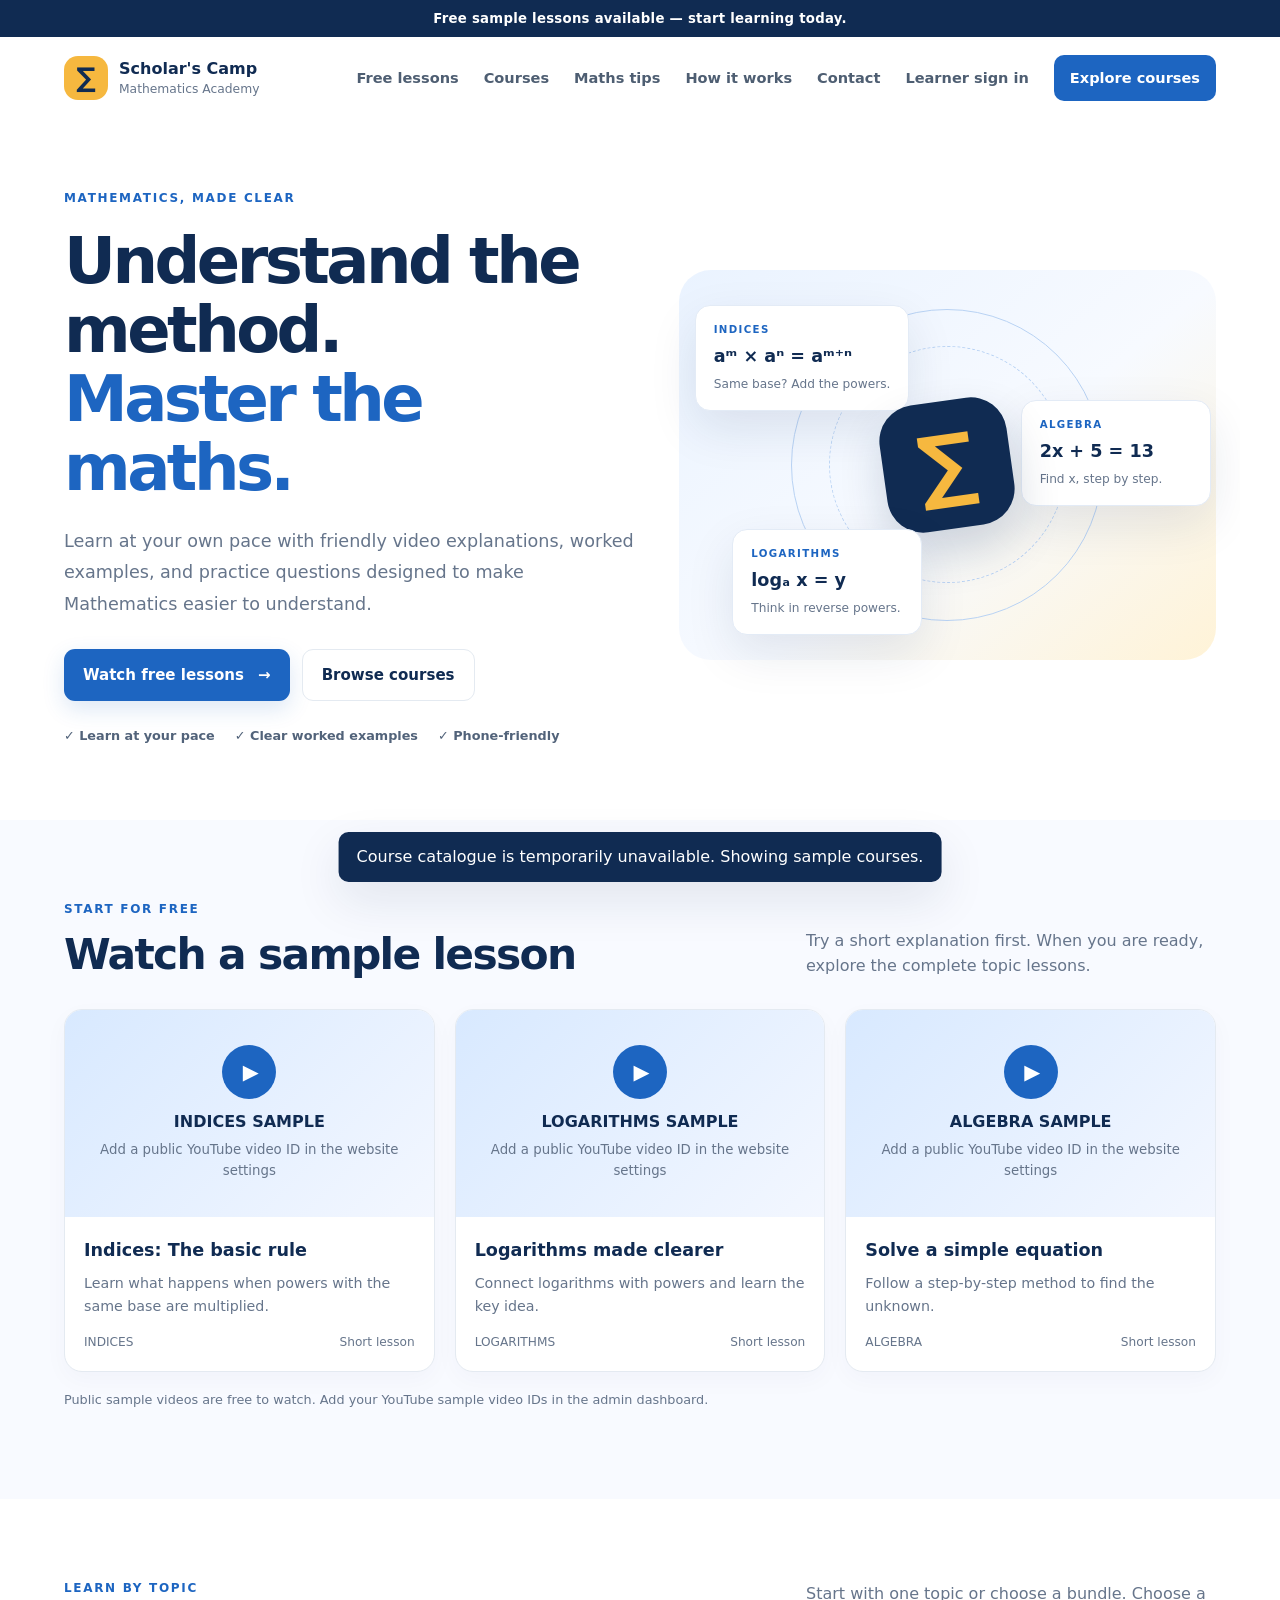
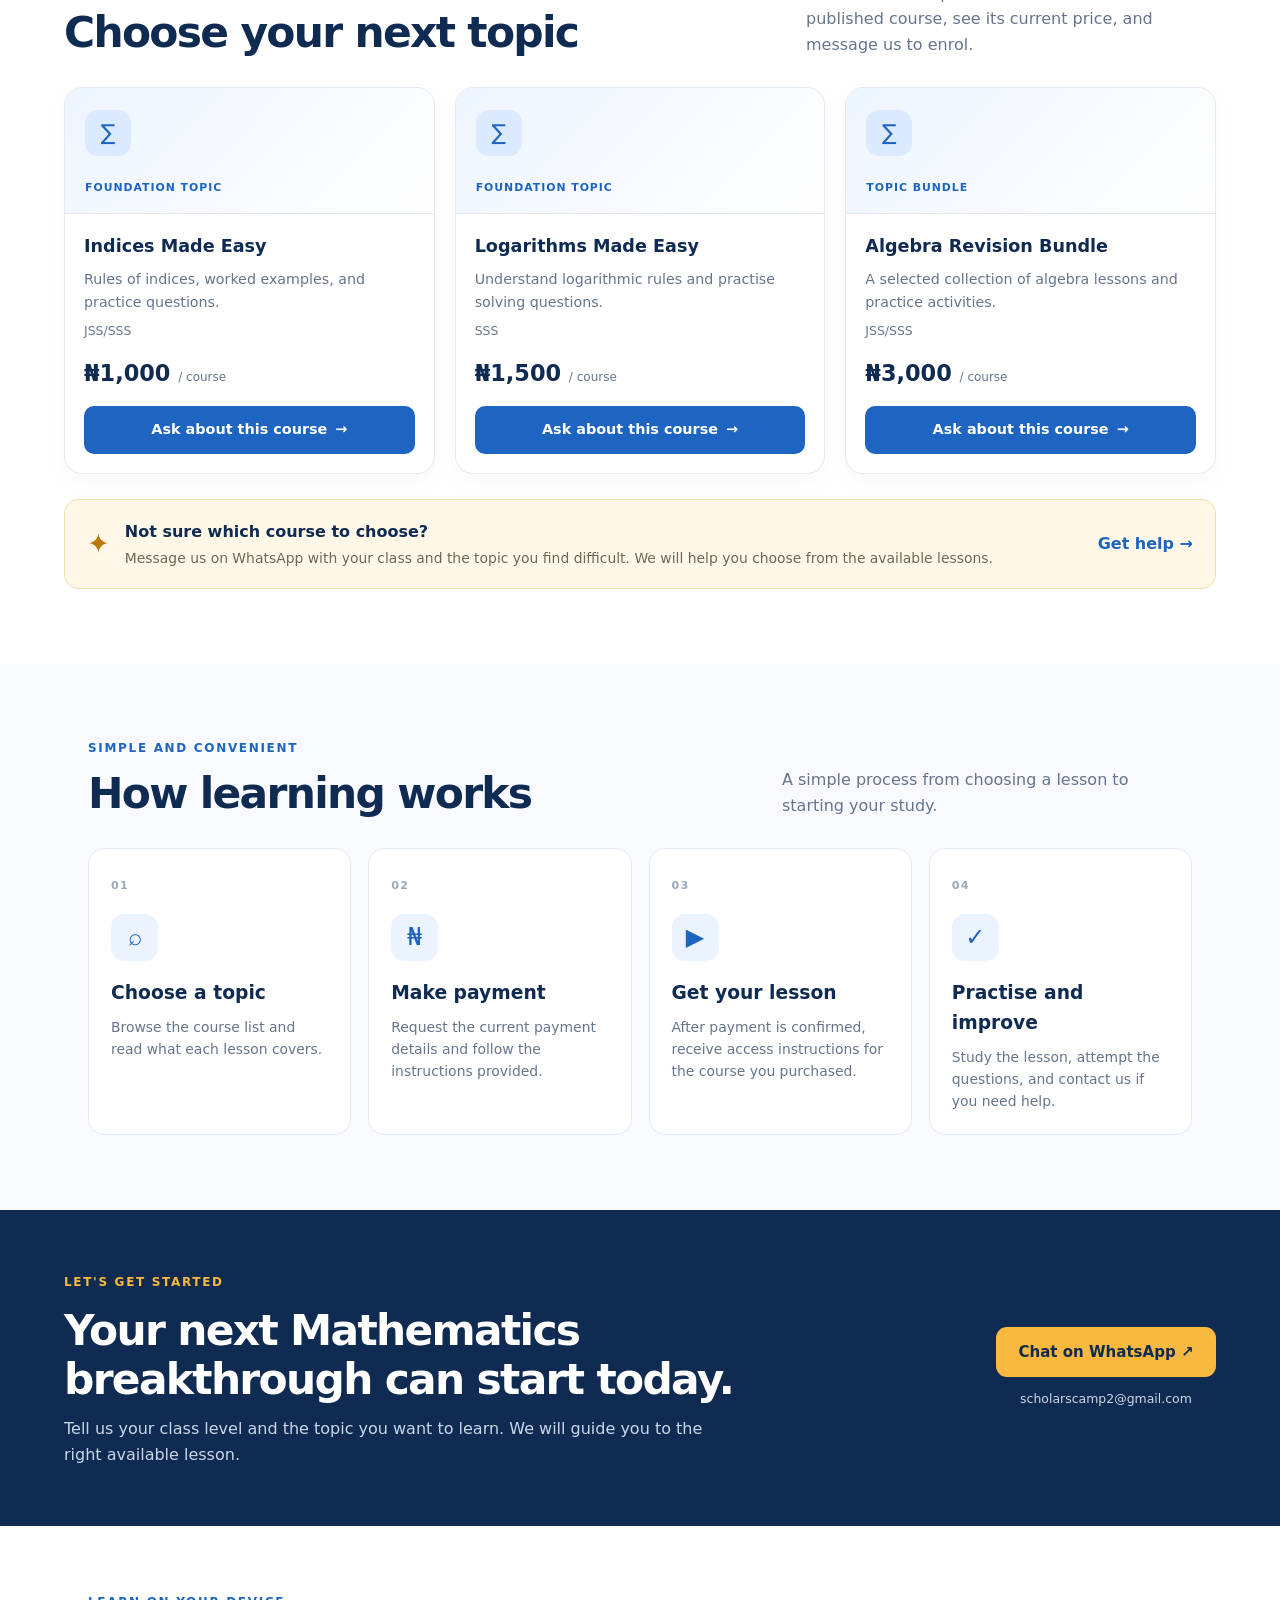
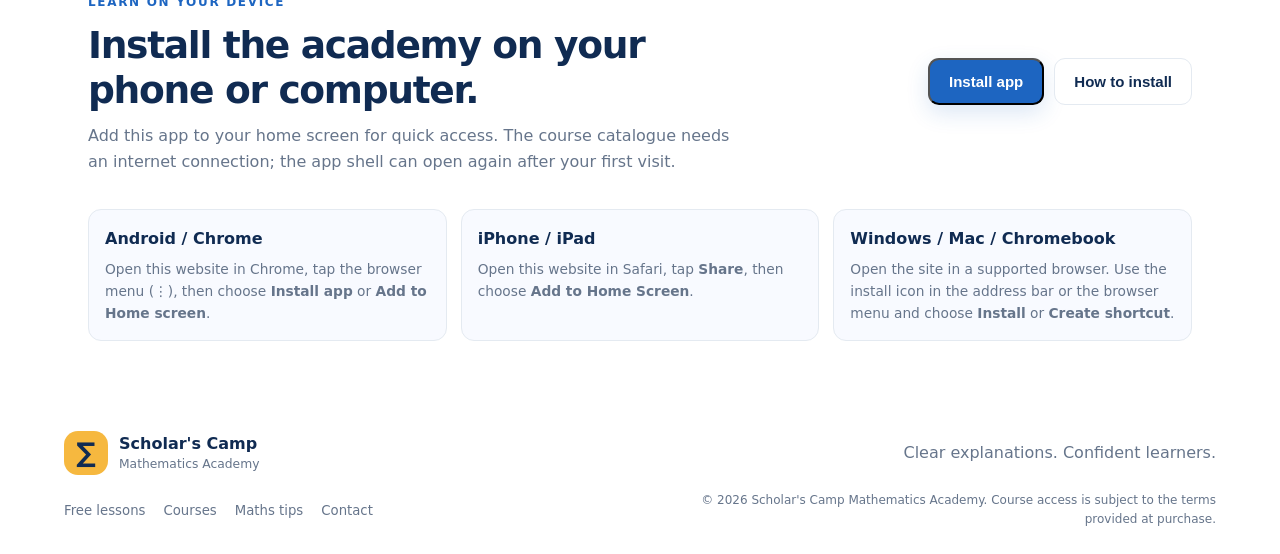
<file: index.html>
<!doctype html>
<html lang="en">
<head>
  <meta charset="utf-8">
  <meta name="viewport" content="width=device-width, initial-scale=1">
  <meta name="theme-color" content="#102b52">
  <meta name="description" content="Learn Mathematics step by step with clear video lessons, worked examples, and practice questions.">
  <title>Scholar's Camp Mathematics Academy</title>
  <link rel="manifest" href="manifest.webmanifest">
  <link rel="icon" type="image/png" sizes="192x192" href="icons/icon-192.png">
  <link rel="apple-touch-icon" href="icons/icon-192.png">
  <meta name="apple-mobile-web-app-capable" content="yes">
  <meta name="apple-mobile-web-app-status-bar-style" content="black-translucent">
  <meta name="apple-mobile-web-app-title" content="Scholar's Camp Maths">
  <link rel="stylesheet" href="styles.css">
</head>
<body>
  <div class="announcement">Free sample lessons available — start learning today.</div>
  <header class="site-header">
    <a class="brand" href="#home" aria-label="Scholar's Camp Mathematics Academy home">
      <span class="brand-mark">∑</span>
      <span><strong>Scholar's Camp</strong><small>Mathematics Academy</small></span>
    </a>
    <button class="menu-toggle" id="menuToggle" aria-label="Open navigation" aria-expanded="false">☰</button>
    <nav id="mainNav">
      <a href="#samples">Free lessons</a>
      <a href="#courses">Courses</a>
      <a href="blog.html">Maths tips</a>
      <a href="#how">How it works</a>
      <a href="#contact">Contact</a>
      <button class="install-nav-button" id="installAppBtn" type="button" hidden>Install app</button>
      <a class="nav-cta" href="#courses">Explore courses</a>
    </nav>
  </header>

  <main>
    <section class="hero" id="home">
      <div class="hero-copy">
        <span class="eyebrow">MATHEMATICS, MADE CLEAR</span>
        <h1>Understand the method.<br><span>Master the maths.</span></h1>
        <p>Learn at your own pace with friendly video explanations, worked examples, and practice questions designed to make Mathematics easier to understand.</p>
        <div class="hero-actions">
          <a class="button button-primary" href="#samples">Watch free lessons <span>→</span></a>
          <a class="button button-light" href="#courses">Browse courses</a>
        </div>
        <div class="trust-row"><span>✓ Learn at your pace</span><span>✓ Clear worked examples</span><span>✓ Phone-friendly</span></div>
      </div>
      <div class="hero-visual" aria-label="Mathematics learning illustration">
        <div class="formula-card formula-one"><span class="formula-label">INDICES</span><strong>aᵐ × aⁿ = aᵐ⁺ⁿ</strong><small>Same base? Add the powers.</small></div>
        <div class="formula-card formula-two"><span class="formula-label">ALGEBRA</span><strong>2x + 5 = 13</strong><small>Find x, step by step.</small></div>
        <div class="formula-orbit">∑</div>
        <div class="formula-card formula-three"><span class="formula-label">LOGARITHMS</span><strong>logₐ x = y</strong><small>Think in reverse powers.</small></div>
      </div>
    </section>

    <section class="section samples-section" id="samples">
      <div class="section-heading">
        <div><span class="eyebrow">START FOR FREE</span><h2>Watch a sample lesson</h2></div>
        <p>Try a short explanation first. When you are ready, explore the complete topic lessons.</p>
      </div>
      <div class="sample-grid" id="sampleGrid">
        <!-- Sample cards are rendered from app.js. Replace the example video IDs with your own public sample videos. -->
      </div>
      <p class="small-note">Public sample videos are free to watch. Add your YouTube sample video IDs in the admin dashboard.</p>
    </section>

    <section class="section courses-section" id="courses">
      <div class="section-heading">
        <div><span class="eyebrow">LEARN BY TOPIC</span><h2>Choose your next topic</h2></div>
        <p>Start with one topic or choose a bundle. Choose a published course, see its current price, and message us to enrol.</p>
      </div>
      <div class="course-grid" id="courseGrid"></div>
      <div class="course-note"><span class="note-icon">✦</span><div><strong>Not sure which course to choose?</strong><p>Message us on WhatsApp with your class and the topic you find difficult. We will help you choose from the available lessons.</p></div><a id="courseHelpLink" class="text-link" href="#contact">Get help →</a></div>
    </section>

    <section class="how-section" id="how">
      <div class="section section-heading how-heading">
        <div><span class="eyebrow">SIMPLE AND CONVENIENT</span><h2>How learning works</h2></div>
        <p>A simple process from choosing a lesson to starting your study.</p>
      </div>
      <div class="steps">
        <article class="step"><span class="step-number">01</span><div class="step-icon">⌕</div><h3>Choose a topic</h3><p>Browse the course list and read what each lesson covers.</p></article>
        <article class="step"><span class="step-number">02</span><div class="step-icon">₦</div><h3>Make payment</h3><p>Request the current payment details and follow the instructions provided.</p></article>
        <article class="step"><span class="step-number">03</span><div class="step-icon">▶</div><h3>Get your lesson</h3><p>After payment is confirmed, receive access instructions for the course you purchased.</p></article>
        <article class="step"><span class="step-number">04</span><div class="step-icon">✓</div><h3>Practise and improve</h3><p>Study the lesson, attempt the questions, and contact us if you need help.</p></article>
      </div>
    </section>

    <section class="cta-section" id="contact">
      <div class="cta-copy"><span class="eyebrow">LET'S GET STARTED</span><h2>Your next Mathematics breakthrough can start today.</h2><p>Tell us your class level and the topic you want to learn. We will guide you to the right available lesson.</p></div>
      <div class="cta-actions"><a id="whatsappMain" class="button button-white" href="#" target="_blank" rel="noopener">Chat on WhatsApp ↗</a><a class="cta-email" href="mailto:">Email contact can be added in app.js</a></div>
    </section>

    <section class="install-section" id="installHelp">
      <div class="install-copy">
        <span class="eyebrow">LEARN ON YOUR DEVICE</span>
        <h2>Install the academy on your phone or computer.</h2>
        <p>Add this app to your home screen for quick access. The course catalogue needs an internet connection; the app shell can open again after your first visit.</p>
      </div>
      <div class="install-actions">
        <button class="button button-primary" id="installMainBtn" type="button">Install app</button>
        <button class="button button-light" id="showInstallSteps" type="button">How to install</button>
      </div>
      <div class="install-steps" id="installSteps" hidden>
        <div><strong>Android / Chrome</strong><p>Open this website in Chrome, tap the browser menu (⋮), then choose <b>Install app</b> or <b>Add to Home screen</b>.</p></div>
        <div><strong>iPhone / iPad</strong><p>Open this website in Safari, tap <b>Share</b>, then choose <b>Add to Home Screen</b>.</p></div>
        <div><strong>Windows / Mac / Chromebook</strong><p>Open the site in a supported browser. Use the install icon in the address bar or the browser menu and choose <b>Install</b> or <b>Create shortcut</b>.</p></div>
      </div>
    </section>
  </main>

  <footer class="site-footer">
    <a class="brand footer-brand" href="#home"><span class="brand-mark">∑</span><span><strong>Scholar's Camp</strong><small>Mathematics Academy</small></span></a>
    <p>Clear explanations. Confident learners.</p>
    <div class="footer-links"><a href="#samples">Free lessons</a><a href="#courses">Courses</a><a href="blog.html">Maths tips</a><a href="#contact">Contact</a></div>
    <small>© <span id="year"></span> Scholar's Camp Mathematics Academy. Course access is subject to the terms provided at purchase.</small>
  </footer>

  <div class="toast" id="toast" role="status" aria-live="polite"></div>
  <script src="config.js"></script>
  <script src="analytics.js"></script>
  <script src="app.js"></script>
  <script src="pwa.js"></script>
</body>
</html>
</file>
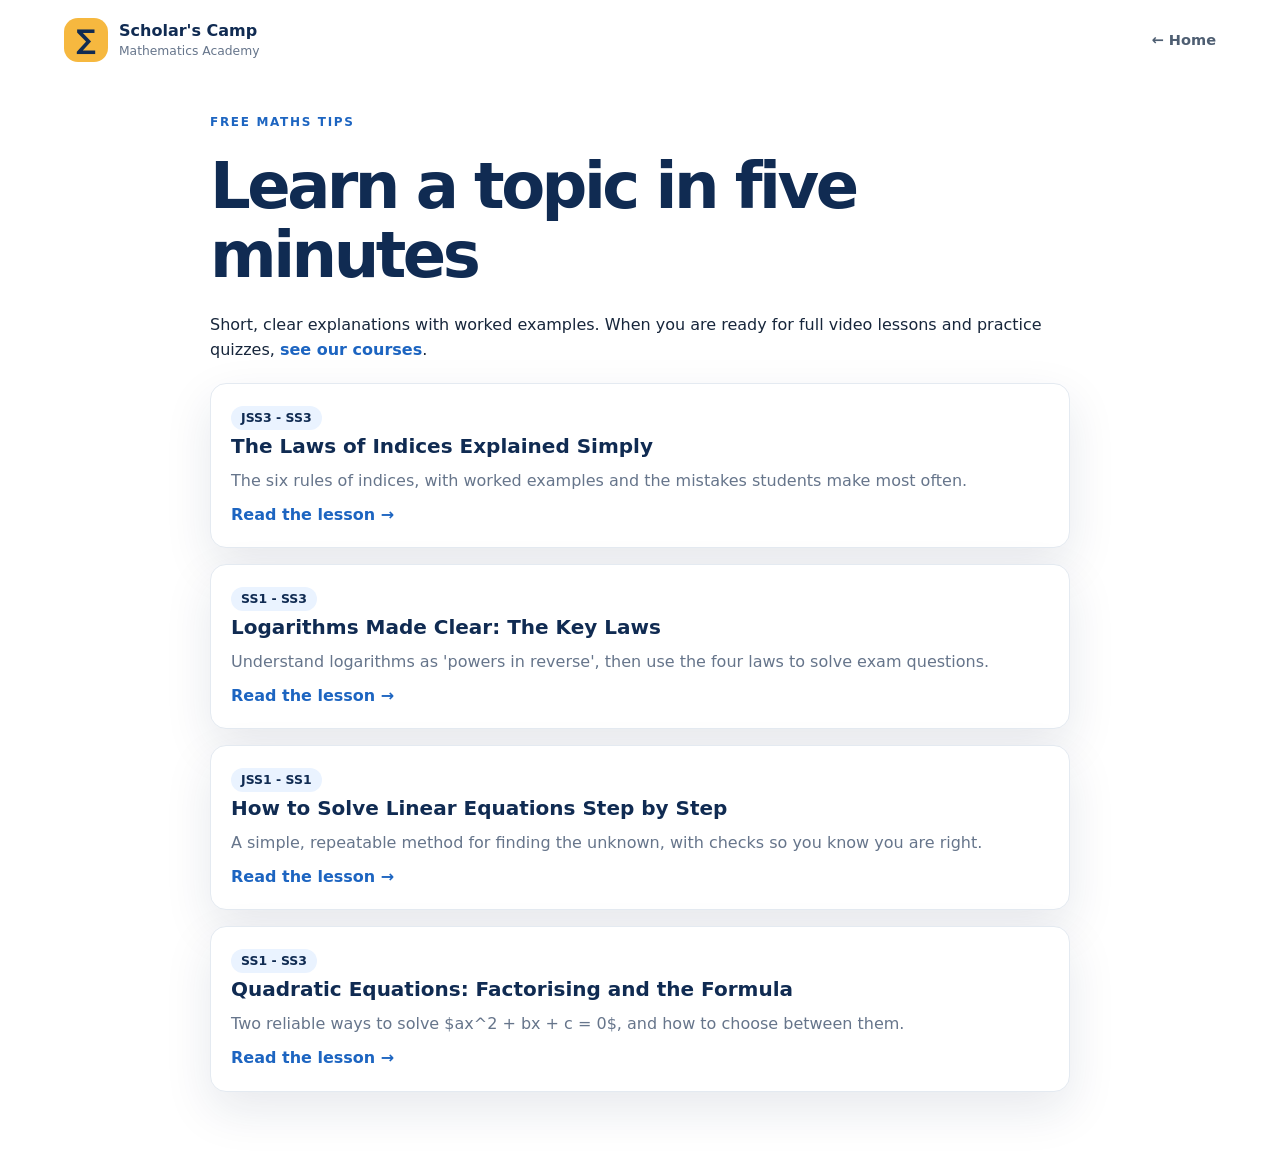
<file: blog.html>
<!doctype html>
<html lang="en">
<head>
<meta charset="utf-8">
<meta name="viewport" content="width=device-width,initial-scale=1">
<meta name="theme-color" content="#102b52">
<meta name="description" content="Free Mathematics tips for Nigerian students: indices, logarithms, equations and more, explained step by step.">
<title>Maths tips - Scholar's Camp Mathematics Academy</title>
<link rel="icon" type="image/png" href="icons/icon-192.png">
<link rel="stylesheet" href="styles.css">
<style>.wrap{max-width:900px;margin:0 auto;padding:28px 20px 60px}.posts{display:grid;gap:16px;margin-top:20px}.post-card{display:block;border:1px solid var(--line);border-radius:16px;padding:20px;background:#fff;box-shadow:var(--shadow)}.post-card h2{margin:0 0 6px;color:var(--navy);font-size:1.25rem}.post-card p{margin:0 0 8px;color:var(--muted)}.tag{display:inline-block;background:var(--sky);color:var(--navy);border-radius:99px;padding:2px 10px;font-size:.78rem;font-weight:700}</style>
</head>
<body>
<header class="site-header"><a class="brand" href="index.html"><span class="brand-mark">&sum;</span><span><strong>Scholar's Camp</strong><small>Mathematics Academy</small></span></a><nav style="display:flex"><a href="index.html">&larr; Home</a></nav></header>
<main class="wrap">
  <span class="eyebrow">FREE MATHS TIPS</span>
  <h1>Learn a topic in five minutes</h1>
  <p>Short, clear explanations with worked examples. When you are ready for full video lessons and practice quizzes, <a href="index.html#courses" style="color:var(--blue);font-weight:700">see our courses</a>.</p>
  <div class="posts" id="posts"></div>
</main>
<script src="posts.js"></script>
<script src="config.js"></script>
<script src="analytics.js"></script>
<script>
document.getElementById('posts').innerHTML = POSTS.map(function (p) {
  return '<a class="post-card" href="post.html?p=' + encodeURIComponent(p.slug) + '"><span class="tag">' + p.level + '</span><h2>' + p.title.replace(/</g, '&lt;') + '</h2><p>' + p.summary.replace(/</g, '&lt;') + '</p><strong style="color:var(--blue)">Read the lesson &rarr;</strong></a>';
}).join('');
</script>
</body>
</html>
</file>
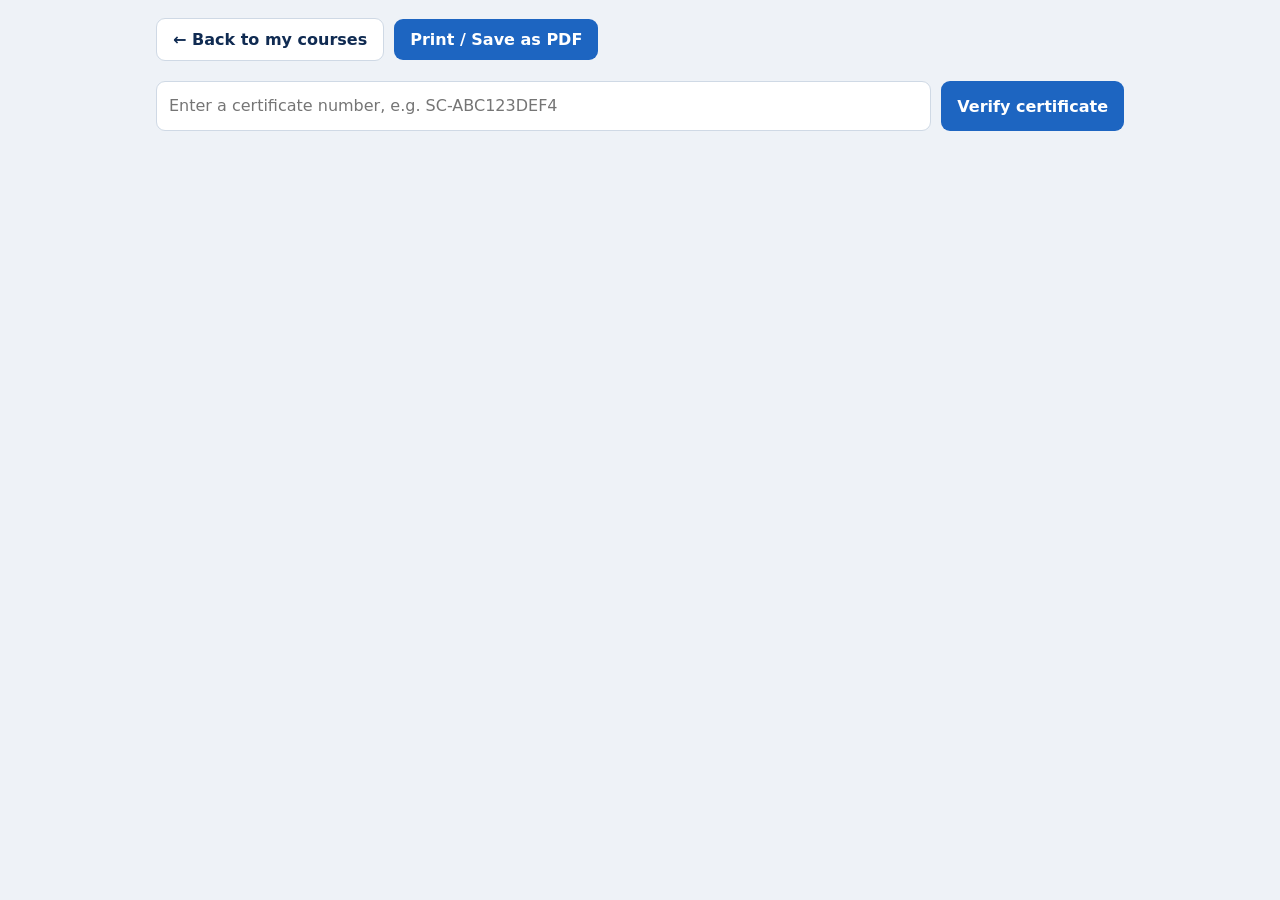
<file: certificate.html>
<!doctype html>
<html lang="en">
<head>
<meta charset="utf-8">
<meta name="viewport" content="width=device-width,initial-scale=1">
<title>Certificate - Scholar's Camp Mathematics Academy</title>
<link rel="icon" type="image/png" href="icons/icon-192.png">
<style>
:root{--navy:#102b52;--blue:#1d65c1;--gold:#f6b83f;--ink:#17263b;--muted:#66758b}
*{box-sizing:border-box}
body{margin:0;background:#eef2f7;color:var(--ink);font:16px/1.5 Georgia,"Times New Roman",serif}
.bar{max-width:1000px;margin:18px auto;padding:0 16px;display:flex;gap:10px;flex-wrap:wrap;align-items:center;font-family:system-ui,sans-serif}
.btn{border:0;border-radius:9px;padding:11px 16px;font:600 1rem system-ui,sans-serif;cursor:pointer;background:var(--blue);color:#fff;text-decoration:none}
.btn.secondary{background:#fff;color:var(--navy);border:1px solid #cfd9e5}
.msg{max-width:1000px;margin:20px auto;padding:14px 16px;border-radius:10px;font-family:system-ui,sans-serif}
.msg.error{background:#fff0ef;color:#b42318}
.msg.ok{background:#eaf8f1;color:#16845b}
form.verify{max-width:1000px;margin:20px auto;padding:0 16px;display:flex;gap:10px;flex-wrap:wrap;font-family:system-ui,sans-serif}
form.verify input{flex:1;min-width:220px;padding:12px;border:1px solid #cfd9e5;border-radius:9px;font:inherit}
.cert{width:min(1000px,calc(100% - 32px));aspect-ratio:1.414/1;margin:16px auto 40px;background:#fff;border:14px solid var(--navy);outline:3px solid var(--gold);outline-offset:-26px;padding:6% 7%;text-align:center;display:flex;flex-direction:column;justify-content:space-between;box-shadow:0 18px 48px rgba(16,43,82,.15)}
.cert .org{letter-spacing:.2em;text-transform:uppercase;color:var(--navy);font:700 clamp(.7rem,1.6vw,1.1rem) system-ui,sans-serif}
.cert h1{margin:.2em 0;font-size:clamp(1.6rem,5vw,3.4rem);color:var(--navy);font-weight:700}
.cert .small{color:var(--muted);font-size:clamp(.8rem,1.6vw,1.1rem)}
.cert .name{font-size:clamp(1.6rem,5vw,3.2rem);color:var(--blue);border-bottom:2px solid var(--gold);display:inline-block;padding:0 .5em;margin:.2em auto;font-style:italic}
.cert .course{font-size:clamp(1.1rem,3vw,2rem);font-weight:700;color:var(--navy)}
.cert .foot{display:flex;justify-content:space-between;align-items:flex-end;gap:12px;font-size:clamp(.7rem,1.5vw,1rem);color:var(--ink)}
.cert .foot div{min-width:30%}
.cert .line{border-top:1px solid var(--ink);padding-top:4px;margin-top:2px}
.seal{width:clamp(52px,9vw,96px);aspect-ratio:1;border-radius:50%;background:var(--gold);color:var(--navy);display:grid;place-items:center;font:800 clamp(1.6rem,4vw,3rem) system-ui,sans-serif;margin:0 auto}
.hidden{display:none!important}
@media print{
  @page{size:A4 landscape;margin:0}
  body{background:#fff}
  .bar,.msg,form.verify{display:none!important}
  .cert{width:100%;margin:0;border-width:16px;box-shadow:none;height:100vh;aspect-ratio:auto;page-break-inside:avoid}
}
</style>
</head>
<body>
<div class="bar" id="bar"><a class="btn secondary" href="learn.html">&larr; Back to my courses</a><button class="btn" type="button" onclick="window.print()">Print / Save as PDF</button></div>
<div id="msg" class="msg hidden"></div>
<form class="verify" id="verifyForm" onsubmit="return false"><input id="certInput" placeholder="Enter a certificate number, e.g. SC-ABC123DEF4" maxlength="20" aria-label="Certificate number"><button class="btn" type="submit">Verify certificate</button></form>
<div class="cert hidden" id="cert">
  <div><div class="org" id="cOrg"></div></div>
  <div>
    <h1>Certificate of Completion</h1>
    <p class="small">This is to certify that</p>
    <div class="name" id="cName"></div>
    <p class="small">has successfully completed the course</p>
    <div class="course" id="cCourse"></div>
  </div>
  <div class="seal">&sum;</div>
  <div class="foot">
    <div><div id="cDate"></div><div class="line">Date issued</div></div>
    <div style="text-align:center"><div id="cId"></div><div class="line">Certificate number</div></div>
    <div style="text-align:right"><div id="cSign"></div><div class="line">Authorised signature</div></div>
  </div>
</div>
<script src="config.js"></script>
<script src="api.js"></script>
<script>
function show(text, cls) { var m = document.getElementById('msg'); m.className = 'msg ' + cls; m.textContent = text; }
async function verify(id) {
  document.getElementById('cert').classList.add('hidden');
  show('Checking certificate...', 'ok');
  try {
    var r = await apiCall('verifyCertificate', id);
    if (!r || !r.valid) { show('This certificate number was not found. Check that it was typed exactly.', 'error'); return; }
    document.getElementById('cOrg').textContent = r.organization;
    document.getElementById('cName').textContent = r.name;
    document.getElementById('cCourse').textContent = r.course;
    document.getElementById('cDate').textContent = r.issuedAt ? new Date(r.issuedAt).toLocaleDateString(undefined, { year: 'numeric', month: 'long', day: 'numeric' }) : '';
    document.getElementById('cId').textContent = r.certId;
    document.getElementById('cSign').textContent = r.signatory;
    document.getElementById('cert').classList.remove('hidden');
    document.title = 'Certificate ' + r.certId;
    show('Verified: this certificate was issued by ' + r.organization + '.', 'ok');
  } catch (e) { show(e.message, 'error'); }
}
document.getElementById('verifyForm').addEventListener('submit', function (e) {
  e.preventDefault();
  var id = document.getElementById('certInput').value.trim();
  if (id) { history.replaceState(null, '', '?id=' + encodeURIComponent(id)); verify(id); }
});
var qid = new URLSearchParams(location.search).get('id');
if (qid) { document.getElementById('certInput').value = qid; verify(qid); }
</script>
</body>
</html>
</file>
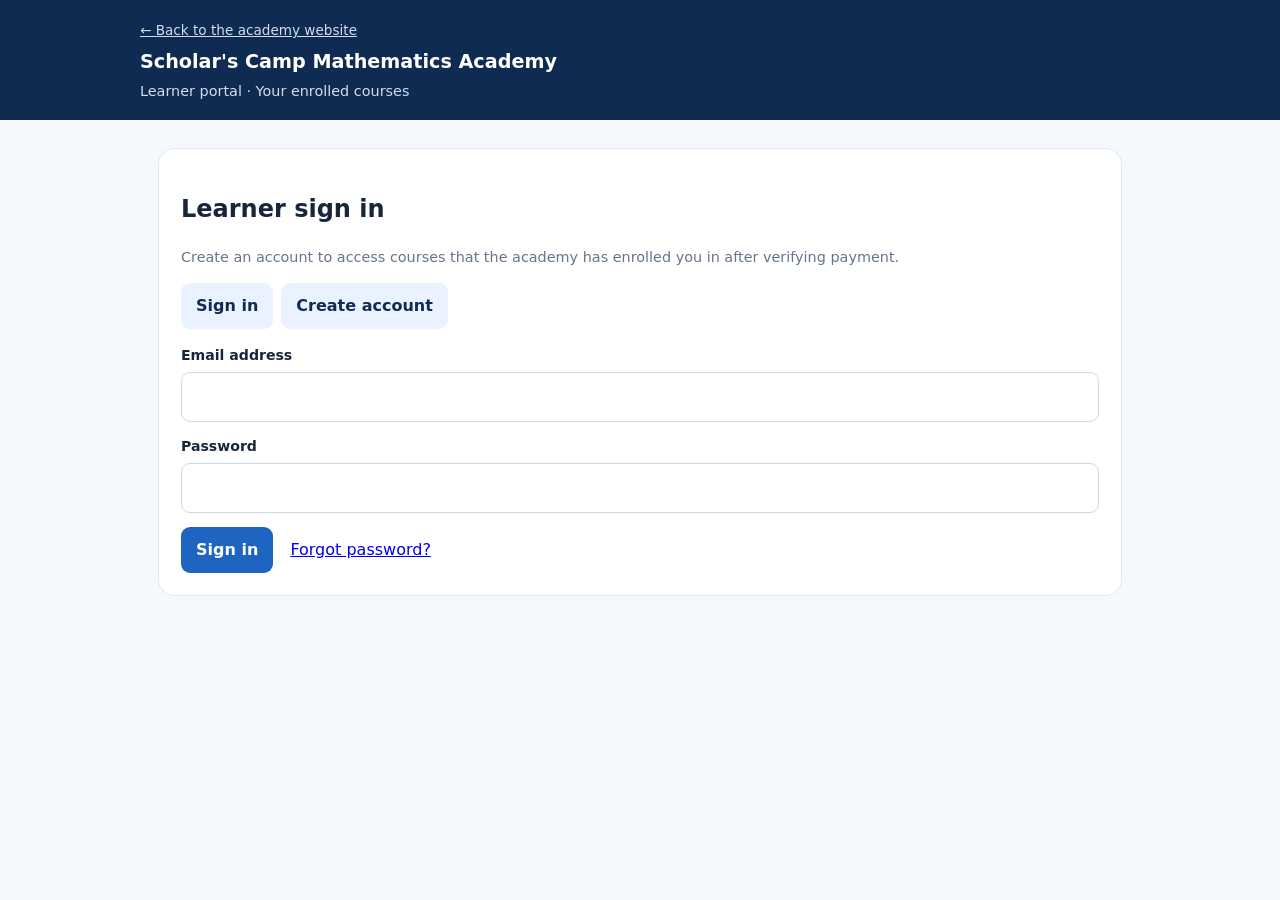
<file: learn.html>
<!doctype html>
<html lang="en">
<head>
<meta charset="utf-8">
<meta name="viewport" content="width=device-width,initial-scale=1">
<meta name="theme-color" content="#102b52">
<title>Learner portal - Scholar's Camp Mathematics Academy</title>
<link rel="manifest" href="manifest.webmanifest">
<link rel="icon" type="image/png" href="icons/icon-192.png">
<link rel="stylesheet" href="vendor/katex/katex.min.css">
<style>
:root{--navy:#102b52;--blue:#1d65c1;--gold:#f6b83f;--ink:#17263b;--muted:#66758b;--line:#e1e8f0;--bg:#f5f8fc;--red:#b42318;--green:#16845b}
*{box-sizing:border-box}
body{margin:0;background:var(--bg);color:var(--ink);font:16px/1.5 system-ui,-apple-system,"Segoe UI",sans-serif}
header{background:var(--navy);color:#fff;padding:18px max(18px,calc((100% - 1000px)/2))}
header a{color:#d1ddef;font-size:.85rem}
header h1{font-size:1.2rem;margin:6px 0 0}
header p{margin:4px 0 0;color:#d1ddef;font-size:.9rem}
main{max-width:1000px;margin:28px auto;padding:0 18px}
.panel{background:#fff;border:1px solid var(--line);border-radius:16px;padding:22px;margin-bottom:18px}
.hidden{display:none!important}
.muted{color:var(--muted);font-size:.9rem}
label{display:block;font-weight:700;font-size:.88rem;margin:0 0 6px}
input,select{width:100%;padding:12px;border:1px solid #cfd9e5;border-radius:9px;font:inherit;margin-bottom:14px;background:#fff}
.btn{border:0;border-radius:9px;padding:11px 15px;font:inherit;font-weight:750;cursor:pointer;background:var(--blue);color:#fff;text-decoration:none;display:inline-block}
.btn.secondary{background:#eaf2ff;color:var(--navy)}
.btn:disabled{opacity:.6;cursor:default}
.status{padding:11px 13px;border-radius:9px;background:#edf4ff;color:var(--navy);margin:12px 0}
.status.error{background:#fff0ef;color:var(--red)}
.status.success{background:#eaf8f1;color:var(--green)}
.tabs{display:flex;gap:8px;margin-bottom:16px}
.course{border:1px solid var(--line);border-radius:12px;padding:16px;margin:12px 0;background:#fff}
.course h3{margin:0 0 4px;color:var(--navy)}
iframe{width:100%;aspect-ratio:16/9;border:0;border-radius:10px;margin-top:10px;background:#000}
.note{background:#fff8e7;color:#685221;padding:12px;border-radius:9px;font-size:.88rem;margin:12px 0}
.lesson{border:1px solid var(--line);padding:14px;border-radius:10px;margin:10px 0}
.question{padding:14px;border:1px solid var(--line);border-radius:10px;margin:10px 0}
.question label{font-weight:500;display:flex;gap:8px;align-items:flex-start;margin:8px 0}
.question input{width:auto;margin:4px 0}
.progressbar{height:8px;background:#e8eef6;border-radius:99px;overflow:hidden}
.progressbar span{display:block;height:100%;background:var(--green)}
.progressbar span.warn{background:#d97706}
.topbar{display:flex;justify-content:space-between;align-items:center;gap:10px;flex-wrap:wrap}
.announce{background:#eef5ff;border-left:4px solid var(--blue);padding:12px 14px;border-radius:0 10px 10px 0;margin:10px 0}
.announce p{margin:4px 0}
#stats{display:grid;grid-template-columns:repeat(auto-fit,minmax(170px,1fr));gap:12px;margin:14px 0}
.stat{background:#fff;border:1px solid var(--line);border-radius:12px;padding:12px 14px;display:flex;flex-direction:column;gap:2px}
.stat .big{font-size:1.8rem;font-weight:800;color:var(--navy);line-height:1.1}
.stat small{color:var(--muted)}
.topicrow{display:grid;grid-template-columns:1fr auto;gap:2px 10px;margin:10px 0}
.topicrow .progressbar{grid-column:1/-1}
.certbox{margin:16px 0}
.quizmenu{display:grid;grid-template-columns:repeat(auto-fit,minmax(170px,1fr));gap:10px;align-items:end}
.checkrow{display:flex;gap:8px;align-items:center;margin-bottom:14px}
.checkrow input{width:auto;margin:0}
.checkrow label{margin:0;font-weight:500}
.quizhead{display:flex;justify-content:space-between;align-items:center;gap:10px;position:sticky;top:0;background:#fff;padding:8px 0;z-index:2}
.timer{font:700 1.2rem ui-monospace,monospace;background:#eaf2ff;color:var(--navy);padding:4px 12px;border-radius:99px}
.timer.low{background:#fff0ef;color:var(--red)}
.topiclist{margin:8px 0;padding-left:20px}
.lb{padding-left:22px}
.lb li{padding:6px 0}
.lb li span{display:inline-block;min-width:160px}
.lb li.you{font-weight:700;color:var(--blue)}
.katex{font-size:1.05em}
@media(max-width:600px){.panel{padding:16px}}
</style>
</head>
<body>
<header><a href="index.html">&larr; Back to the academy website</a><h1>Scholar's Camp Mathematics Academy</h1><p>Learner portal &middot; Your enrolled courses</p></header>
<main>
<section id="auth" class="panel">
  <h2 id="authTitle">Learner sign in</h2>
  <p class="muted">Create an account to access courses that the academy has enrolled you in after verifying payment.</p>
  <div class="tabs"><button class="btn secondary" type="button" onclick="showMode('login')">Sign in</button><button class="btn secondary" type="button" onclick="showMode('register')">Create account</button></div>
  <form id="loginForm" onsubmit="return false"><label for="loginEmail">Email address</label><input id="loginEmail" type="email" autocomplete="email" required><label for="loginPassword">Password</label><input id="loginPassword" type="password" minlength="12" autocomplete="current-password" required><button class="btn" type="submit" id="loginBtn">Sign in</button> <a href="#" id="forgotLink" style="margin-left:12px">Forgot password?</a></form>
  <form id="registerForm" class="hidden" onsubmit="return false"><label for="regName">Full name</label><input id="regName" maxlength="100" autocomplete="name" required><label for="regEmail">Email address</label><input id="regEmail" type="email" autocomplete="email" required><label for="regPassword">Create password (12+ characters)</label><input id="regPassword" type="password" minlength="12" autocomplete="new-password" required><button class="btn" type="submit" id="registerBtn">Create account</button></form>
  <form id="forgotForm" class="hidden" onsubmit="return false"><label for="resetEmail">Email address</label><input id="resetEmail" type="email" autocomplete="email" required><div id="resetStep2" class="hidden"><label for="resetCode">6-digit code from your email</label><input id="resetCode" inputmode="numeric" maxlength="6" autocomplete="one-time-code"><label for="resetPassword">New password (12+ characters)</label><input id="resetPassword" type="password" minlength="12" autocomplete="new-password"></div><button class="btn" type="submit" id="resetBtn">Send reset code</button> <a href="#" onclick="showMode('login');return false">Back to sign in</a></form>
  <div id="authStatus" aria-live="polite"></div>
</section>
<section id="portal" class="hidden">
  <div class="panel">
    <div class="topbar"><div><h2 id="welcome">My learning</h2><p class="muted">Only active course enrolments are listed here.</p></div><button class="btn secondary" type="button" onclick="logout()">Sign out</button></div>
    <div id="announcements"></div>
    <div id="stats"></div>
    <div id="leaderboard"></div>
    <div id="courseStatus" aria-live="polite"></div>
    <div id="progressSummary"></div>
    <div class="note">Practise maths with the timed quizzes, earn a certificate when you finish a course, and keep your daily streak going. Videos and notes are for your own study; copying or recording them is not allowed.</div>
    <div id="courses"></div>
  </div>
</section>
</main>
<script src="config.js"></script>
<script src="api.js"></script>
<script src="analytics.js"></script>
<script src="vendor/katex/katex.min.js"></script>
<script src="vendor/katex/auto-render.min.js"></script>
<script src="learn.js"></script>
</body>
</html>
</file>
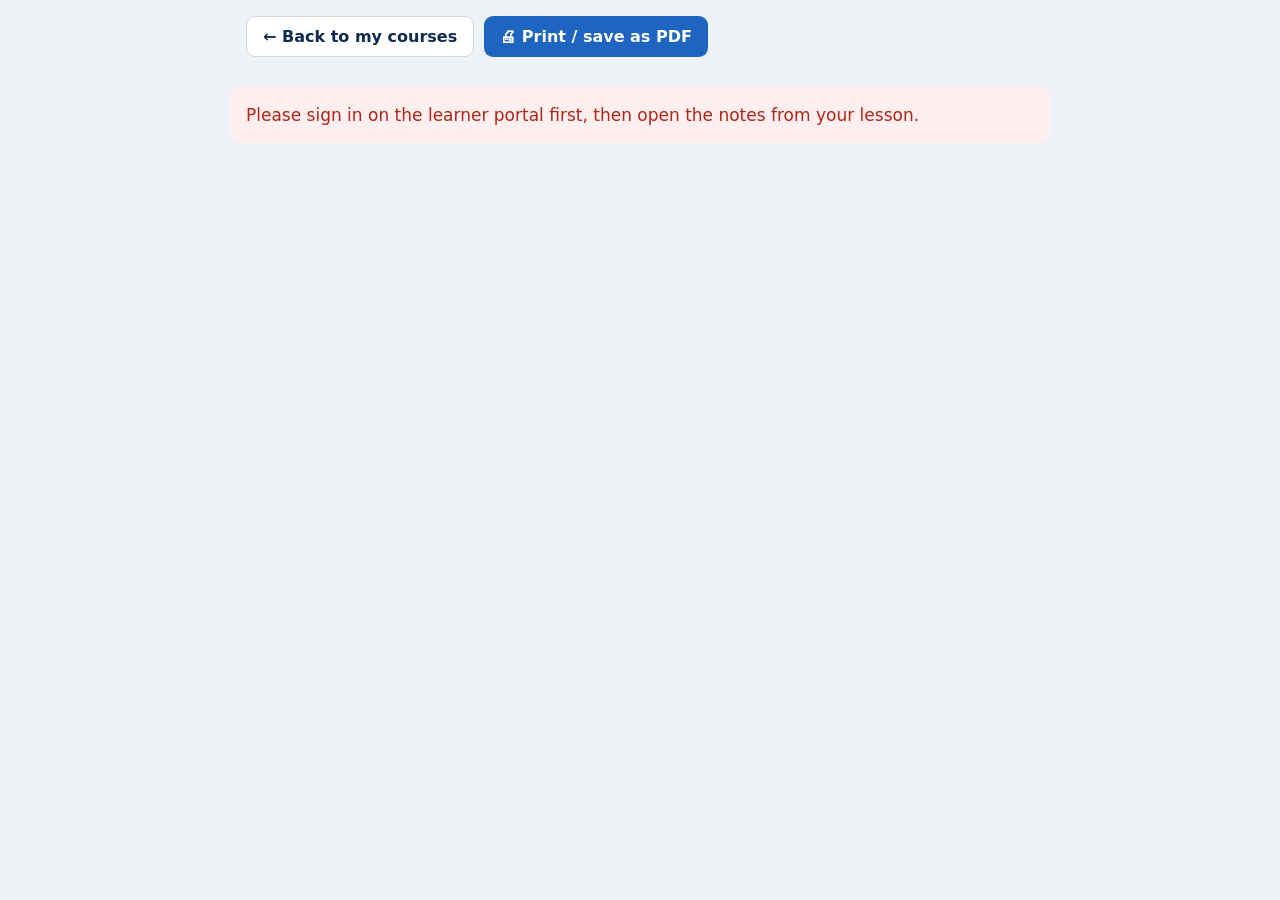
<file: notes.html>
<!doctype html>
<html lang="en">
<head>
<meta charset="utf-8">
<meta name="viewport" content="width=device-width,initial-scale=1">
<title>Lesson notes - Scholar's Camp Mathematics Academy</title>
<link rel="icon" type="image/png" href="icons/icon-192.png">
<link rel="stylesheet" href="vendor/katex/katex.min.css">
<style>
:root{--navy:#102b52;--blue:#1d65c1;--ink:#17263b;--muted:#66758b}
*{box-sizing:border-box}
body{margin:0;background:#eef2f7;color:var(--ink);font:17px/1.65 Georgia,"Times New Roman",serif}
.bar{max-width:820px;margin:16px auto;padding:0 16px;display:flex;gap:10px;flex-wrap:wrap;font-family:system-ui,sans-serif}
.btn{border:0;border-radius:9px;padding:10px 16px;font:600 1rem system-ui,sans-serif;cursor:pointer;background:var(--blue);color:#fff;text-decoration:none}
.btn.secondary{background:#fff;color:var(--navy);border:1px solid #cfd9e5}
.sheet{max-width:820px;margin:0 auto 40px;background:#fff;padding:36px 40px;box-shadow:0 10px 30px rgba(16,43,82,.12);border-radius:6px}
.org{font:700 .8rem system-ui,sans-serif;letter-spacing:.14em;text-transform:uppercase;color:var(--blue)}
h1{color:var(--navy);margin:.2em 0 0;font-size:1.9rem}
.sub{color:var(--muted);font:.95rem system-ui,sans-serif;border-bottom:2px solid var(--navy);padding-bottom:10px;margin-bottom:18px}
h2{color:var(--navy);font-size:1.4rem;margin:1.4em 0 .3em}
h3{color:var(--navy);font-size:1.15rem;margin:1.2em 0 .2em}
p{margin:.6em 0}
ul,ol{margin:.5em 0 .5em 1.3em;padding:0}
hr{border:0;border-top:1px solid #cfd9e5;margin:1.2em 0}
.foot{margin-top:28px;border-top:1px solid #cfd9e5;padding-top:8px;color:var(--muted);font:.8rem system-ui,sans-serif}
.msg{max-width:820px;margin:30px auto;padding:14px 16px;border-radius:10px;font-family:system-ui,sans-serif;background:#fff0ef;color:#b42318}
.hidden{display:none!important}
@media(max-width:600px){.sheet{padding:22px 18px}}
@media print{body{background:#fff;font-size:12pt}.bar,.msg{display:none}.sheet{box-shadow:none;padding:0;max-width:none}}
</style>
</head>
<body>
<div class="bar"><a class="btn secondary" href="learn.html">&larr; Back to my courses</a><button class="btn" onclick="window.print()">&#128424; Print / save as PDF</button></div>
<div id="err" class="msg hidden" role="alert"></div>
<article class="sheet hidden" id="sheet">
  <div class="org" id="org"></div>
  <h1 id="title"></h1>
  <div class="sub" id="sub"></div>
  <div id="body"></div>
  <div class="foot" id="foot"></div>
</article>
<script src="config.js"></script>
<script src="api.js"></script>
<script src="vendor/katex/katex.min.js"></script>
<script src="vendor/katex/auto-render.min.js"></script>
<script>
function esc(s){return String(s==null?"":s).replace(/[&<>"']/g,function(c){return{"&":"&amp;","<":"&lt;",">":"&gt;",'"':"&quot;","'":"&#39;"}[c]})}
/* Minimal, safe markup. Everything is escaped FIRST, then only these patterns are turned into tags:
   # Heading, ## Sub-heading, - bullet, 1. numbered, **bold**, *italic*, --- rule. $maths$ is left for KaTeX. */
function inline(t){return t.replace(/\*\*(.+?)\*\*/g,"<strong>$1</strong>").replace(/(^|[^*])\*([^*\s][^*]*?)\*(?!\*)/g,"$1<em>$2</em>")}
function render(text){
  var lines=esc(text).split("\n"),out=[],list=null,para=[];
  function flushP(){if(para.length){out.push("<p>"+inline(para.join(" "))+"</p>");para=[]}}
  function closeL(){if(list){out.push("</"+list+">");list=null}}
  lines.forEach(function(raw){
    var l=raw.replace(/\s+$/,""),m;
    if(!l.trim()){flushP();closeL();return}
    if(/^---+$/.test(l.trim())){flushP();closeL();out.push("<hr>");return}
    if((m=/^(#{1,2})\s+(.*)$/.exec(l))){flushP();closeL();out.push(m[1].length===1?"<h2>"+inline(m[2])+"</h2>":"<h3>"+inline(m[2])+"</h3>");return}
    if((m=/^[-*]\s+(.*)$/.exec(l))){flushP();if(list!=="ul"){closeL();out.push("<ul>");list="ul"}out.push("<li>"+inline(m[1])+"</li>");return}
    if((m=/^\d+[.)]\s+(.*)$/.exec(l))){flushP();if(list!=="ol"){closeL();out.push("<ol>");list="ol"}out.push("<li>"+inline(m[1])+"</li>");return}
    closeL();para.push(l.trim());
  });
  flushP();closeL();return out.join("\n");
}
function fail(m){document.getElementById("err").textContent=m;document.getElementById("err").classList.remove("hidden")}
(async function(){
  var q=new URLSearchParams(location.search),token="";
  try{token=(JSON.parse(sessionStorage.getItem("scLearner")||"null")||{}).t||""}catch(e){}
  if(!token){fail("Please sign in on the learner portal first, then open the notes from your lesson.");return}
  try{
    var n=await apiCall("learnerGetNotes",token,q.get("course")||"",q.get("lesson")||"");
    document.title=n.title+" - Notes";
    document.getElementById("org").textContent=n.organization||"";
    document.getElementById("title").textContent=n.title;
    document.getElementById("sub").textContent=n.course;
    document.getElementById("body").innerHTML=render(n.text);
    document.getElementById("foot").textContent="Licensed to "+n.licensedTo+" for personal study. Copying or sharing these notes is not allowed.";
    document.getElementById("sheet").classList.remove("hidden");
    if(window.renderMathInElement)renderMathInElement(document.getElementById("body"),{delimiters:[{left:"$$",right:"$$",display:true},{left:"$",right:"$",display:false}],throwOnError:false});
  }catch(e){fail(e.message)}
})();
</script>
</body>
</html>
</file>
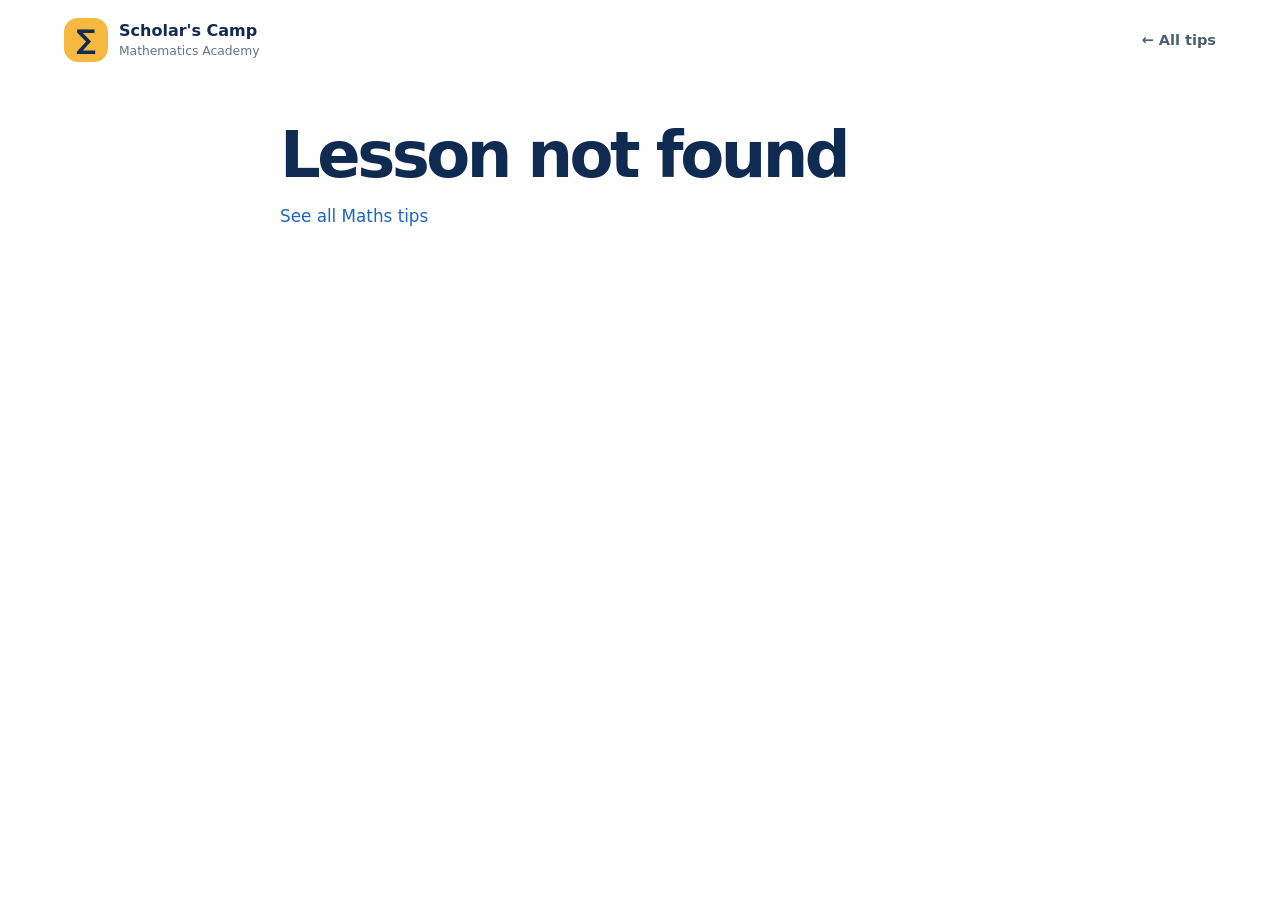
<file: post.html>
<!doctype html>
<html lang="en">
<head>
<meta charset="utf-8">
<meta name="viewport" content="width=device-width,initial-scale=1">
<meta name="theme-color" content="#102b52">
<meta name="description" content="Free Mathematics lesson from Scholar's Camp Mathematics Academy.">
<title>Maths tip - Scholar's Camp Mathematics Academy</title>
<link rel="icon" type="image/png" href="icons/icon-192.png">
<link rel="stylesheet" href="styles.css">
<link rel="stylesheet" href="vendor/katex/katex.min.css">
<style>.wrap{max-width:760px;margin:0 auto;padding:28px 20px 60px}.wrap h1{margin:.2em 0}.wrap h2{color:var(--navy);margin-top:1.6em}.wrap p,.wrap li{font-size:1.05rem}.cta{margin-top:36px;padding:20px;border-radius:16px;background:var(--sky)}.katex-display{overflow-x:auto;overflow-y:hidden}</style>
</head>
<body>
<header class="site-header"><a class="brand" href="index.html"><span class="brand-mark">&sum;</span><span><strong>Scholar's Camp</strong><small>Mathematics Academy</small></span></a><nav style="display:flex"><a href="blog.html">&larr; All tips</a></nav></header>
<main class="wrap" id="article"><p>Loading...</p></main>
<script src="posts.js"></script>
<script src="config.js"></script>
<script src="analytics.js"></script>
<script src="vendor/katex/katex.min.js"></script>
<script src="vendor/katex/auto-render.min.js"></script>
<script>
var slug = new URLSearchParams(location.search).get('p');
var post = POSTS.filter(function (p) { return p.slug === slug; })[0];
var box = document.getElementById('article');
if (!post) {
  box.innerHTML = '<h1>Lesson not found</h1><p><a href="blog.html" style="color:var(--blue)">See all Maths tips</a></p>';
} else {
  document.title = post.title + ' - Scholar\'s Camp Mathematics Academy';
  document.querySelector('meta[name=description]').setAttribute('content', post.summary.replace(/\$/g, ''));
  box.innerHTML = '<span class="eyebrow">' + post.level + '</span><h1>' + post.title + '</h1>' + post.body +
    '<div class="cta"><strong>Want more practice?</strong><p>Our courses include video lessons, timed practice quizzes and a certificate when you finish.</p><a class="button button-primary" href="index.html#courses">See the courses</a> <a class="button button-light" href="learn.html">Learner sign in</a></div>';
  renderMathInElement(box, { delimiters: [{ left: '$$', right: '$$', display: true }, { left: '$', right: '$', display: false }], throwOnError: false });
}
</script>
</body>
</html>
</file>
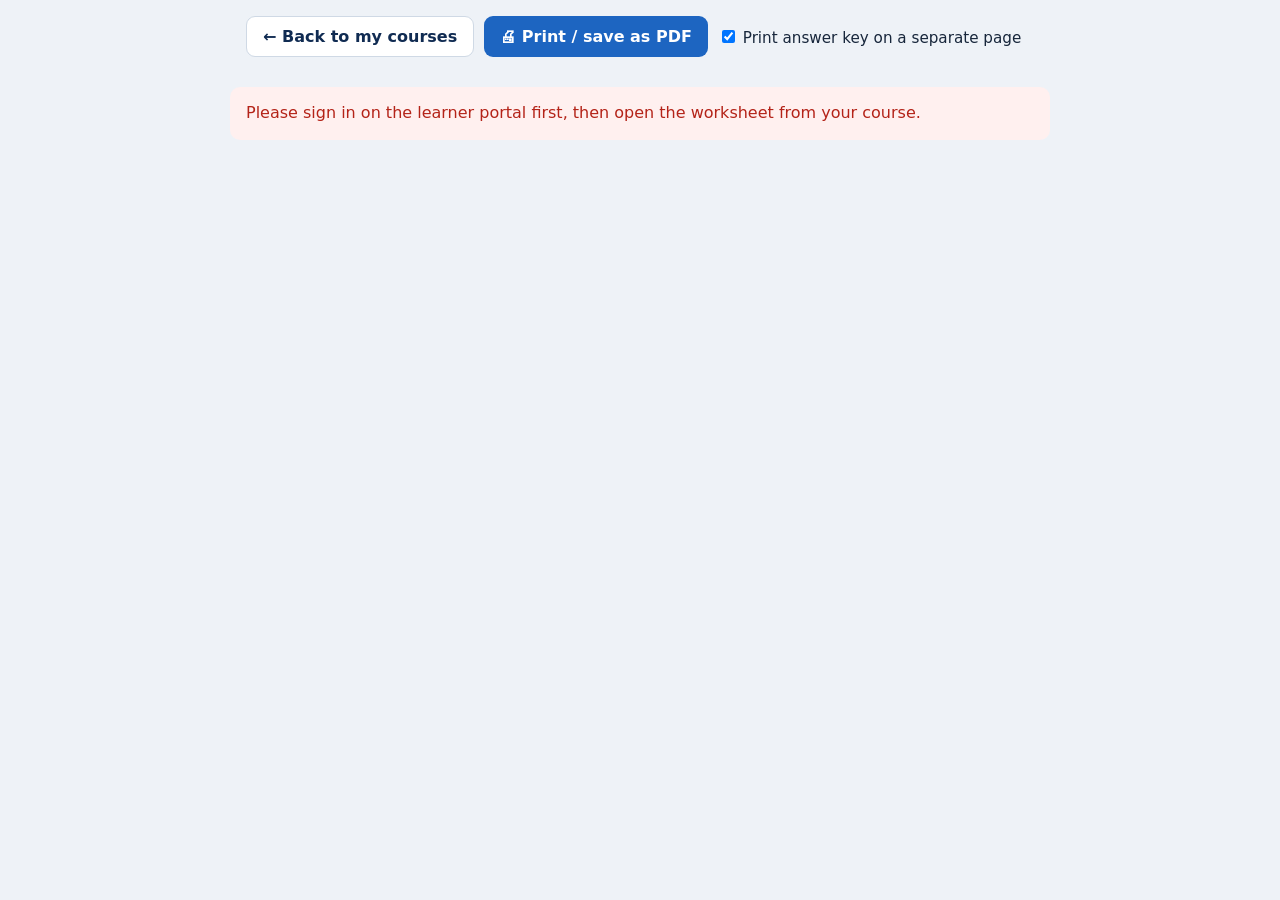
<file: worksheet.html>
<!doctype html>
<html lang="en">
<head>
<meta charset="utf-8">
<meta name="viewport" content="width=device-width,initial-scale=1">
<title>Practice worksheet - Scholar's Camp Mathematics Academy</title>
<link rel="icon" type="image/png" href="icons/icon-192.png">
<link rel="stylesheet" href="vendor/katex/katex.min.css">
<style>
:root{--navy:#102b52;--blue:#1d65c1;--ink:#17263b;--muted:#66758b}
*{box-sizing:border-box}
body{margin:0;background:#eef2f7;color:var(--ink);font:16px/1.55 Georgia,"Times New Roman",serif}
.bar{max-width:820px;margin:16px auto;padding:0 16px;display:flex;gap:10px;flex-wrap:wrap;font-family:system-ui,sans-serif}
.btn{border:0;border-radius:9px;padding:10px 16px;font:600 1rem system-ui,sans-serif;cursor:pointer;background:var(--blue);color:#fff;text-decoration:none}
.btn.secondary{background:#fff;color:var(--navy);border:1px solid #cfd9e5}
.sheet{max-width:820px;margin:0 auto 40px;background:#fff;padding:34px 40px;box-shadow:0 10px 30px rgba(16,43,82,.12);border-radius:6px}
.org{font:700 .8rem system-ui,sans-serif;letter-spacing:.14em;text-transform:uppercase;color:var(--blue)}
h1{color:var(--navy);margin:.2em 0 0;font-size:1.7rem}
.sub{color:var(--muted);font:.95rem system-ui,sans-serif;margin-bottom:10px}
.fields{display:flex;gap:24px;flex-wrap:wrap;margin:14px 0 20px;font:.95rem system-ui,sans-serif}
.fields span{flex:1;min-width:200px;border-bottom:1px solid var(--ink);padding-bottom:2px}
.q{margin:0 0 16px;break-inside:avoid}
.opts{display:grid;grid-template-columns:1fr 1fr;gap:2px 20px;margin:4px 0 0 22px}
.key{margin-top:30px;border-top:2px dashed var(--navy);padding-top:10px;break-before:page}
.key h2{color:var(--navy);font-size:1.2rem}
.key ol{columns:2;margin:0;padding-left:24px}
.key li{margin-bottom:8px;break-inside:avoid;font-size:.95rem}
.foot{margin-top:22px;color:var(--muted);font:.8rem system-ui,sans-serif;border-top:1px solid #cfd9e5;padding-top:8px}
.msg{max-width:820px;margin:30px auto;padding:14px 16px;border-radius:10px;font-family:system-ui,sans-serif;background:#fff0ef;color:#b42318}
.hidden{display:none!important}
@media(max-width:600px){.sheet{padding:20px 16px}.opts{grid-template-columns:1fr}.key ol{columns:1}}
@media print{body{background:#fff;font-size:11.5pt}.bar,.msg{display:none}.sheet{box-shadow:none;padding:0;max-width:none}}
</style>
</head>
<body>
<div class="bar"><a class="btn secondary" href="learn.html">&larr; Back to my courses</a><button class="btn" onclick="window.print()">&#128424; Print / save as PDF</button><label style="align-self:center;font:.95rem system-ui,sans-serif"><input type="checkbox" id="showKey" checked> Print answer key on a separate page</label></div>
<div id="err" class="msg hidden" role="alert"></div>
<article class="sheet hidden" id="sheet">
  <div class="org" id="org"></div>
  <h1 id="title"></h1>
  <div class="sub" id="sub"></div>
  <div class="fields"><span>Name:</span><span>Date:</span><span>Score: &nbsp;&nbsp;&nbsp; / <b id="total"></b></span></div>
  <div id="qs"></div>
  <div class="key hidden" id="key"><h2>Answer key and explanations</h2><ol id="keyList"></ol></div>
  <div class="foot" id="foot"></div>
</article>
<script src="config.js"></script>
<script src="api.js"></script>
<script src="vendor/katex/katex.min.js"></script>
<script src="vendor/katex/auto-render.min.js"></script>
<script>
function esc(s){return String(s==null?"":s).replace(/[&<>"']/g,function(c){return{"&":"&amp;","<":"&lt;",">":"&gt;",'"':"&quot;","'":"&#39;"}[c]})}
function fail(m){document.getElementById("err").textContent=m;document.getElementById("err").classList.remove("hidden")}
var math={delimiters:[{left:"$$",right:"$$",display:true},{left:"$",right:"$",display:false}],throwOnError:false};
(async function(){
  var q=new URLSearchParams(location.search),token="";
  try{token=(JSON.parse(sessionStorage.getItem("scLearner")||"null")||{}).t||""}catch(e){}
  if(!token){fail("Please sign in on the learner portal first, then open the worksheet from your course.");return}
  try{
    var w=await apiCall("learnerWorksheet",token,q.get("course")||"",q.get("topic")||"",Number(q.get("n"))||15);
    document.getElementById("org").textContent=w.organization||"";
    document.getElementById("title").textContent="Practice worksheet"+(w.topic?": "+w.topic:"");
    document.getElementById("sub").textContent=w.course;
    document.getElementById("total").textContent=w.questions.length;
    document.getElementById("qs").innerHTML=w.questions.map(function(x,i){
      return '<div class="q"><strong>'+(i+1)+'. '+esc(x.question)+'</strong><div class="opts">'+x.options.map(function(o,j){return '<div>'+"ABCD"[j]+'. '+esc(o)+'</div>'}).join("")+'</div></div>';
    }).join("");
    if(w.key&&w.key.length){
      var k=document.getElementById("key");k.classList.remove("hidden");
      document.getElementById("keyList").innerHTML=w.key.map(function(a){return '<li><b>'+esc(a.correct)+'</b>'+(a.explanation?' &mdash; '+esc(a.explanation):'')+'</li>'}).join("");
      document.getElementById("showKey").addEventListener("change",function(){k.classList.toggle("hidden",!this.checked)});
    }else{document.getElementById("showKey").parentNode.classList.add("hidden")}
    document.getElementById("foot").textContent="Generated "+new Date(w.generatedAt||Date.now()).toLocaleDateString()+" for "+w.licensedTo+". For personal study only.";
    document.getElementById("sheet").classList.remove("hidden");
    if(window.renderMathInElement)renderMathInElement(document.getElementById("sheet"),math);
  }catch(e){fail(e.message)}
})();
</script>
</body>
</html>
</file>
<file: styles.css>
:root{--navy:#102b52;--blue:#1d65c1;--sky:#eaf3ff;--gold:#f6b83f;--ink:#17263b;--muted:#66758b;--paper:#fff;--line:#e4eaf1;--green:#16845b;--shadow:0 18px 48px rgba(16,43,82,.10)}
*{box-sizing:border-box}html{scroll-behavior:smooth}body{margin:0;font-family:Inter,ui-sans-serif,system-ui,-apple-system,BlinkMacSystemFont,"Segoe UI",sans-serif;color:var(--ink);background:#fff;line-height:1.6}a{color:inherit;text-decoration:none}.announcement{text-align:center;padding:8px 14px;background:var(--navy);color:#fff;font-size:.83rem;font-weight:650;letter-spacing:.02em}.site-header{max-width:1200px;margin:auto;padding:18px 24px;display:flex;align-items:center;justify-content:space-between;gap:24px}.brand{display:flex;align-items:center;gap:11px;min-width:max-content}.brand-mark{width:44px;height:44px;display:grid;place-items:center;border-radius:14px;background:var(--gold);color:var(--navy);font-size:1.7rem;font-weight:900}.brand strong,.brand small{display:block;line-height:1.25}.brand strong{font-size:1rem;color:var(--navy)}.brand small{font-size:.77rem;color:var(--muted);margin-top:3px}.site-header nav{display:flex;align-items:center;gap:25px;font-size:.91rem;font-weight:650}.site-header nav>a:not(.nav-cta){color:#4e5e72}.site-header nav>a:hover{color:var(--blue)}.nav-cta{background:var(--blue);color:#fff;padding:11px 16px;border-radius:10px}.menu-toggle{display:none;border:1px solid var(--line);background:#fff;padding:9px 12px;border-radius:8px;font-size:1.2rem}.hero{max-width:1200px;margin:0 auto;padding:65px 24px 74px;display:grid;grid-template-columns:1.03fr .97fr;gap:44px;align-items:center;overflow:hidden}.eyebrow{font-size:.75rem;letter-spacing:.14em;font-weight:850;color:var(--blue)}h1,h2,h3,p{margin-top:0}h1{font-size:clamp(2.6rem,5vw,4.45rem);line-height:1.08;letter-spacing:-.055em;color:var(--navy);margin:18px 0 22px}h1 span{color:var(--blue)}.hero-copy>p{max-width:590px;color:var(--muted);font-size:1.1rem;line-height:1.8}.hero-actions{display:flex;flex-wrap:wrap;gap:12px;margin:28px 0 25px}.button{display:inline-flex;align-items:center;justify-content:center;gap:14px;padding:13px 19px;border-radius:11px;font-weight:750;font-size:.94rem;transition:transform .15s,box-shadow .15s}.button:hover{transform:translateY(-2px)}.button-primary{background:var(--blue);color:#fff;box-shadow:0 8px 22px #1d65c128}.button-light{border:1px solid var(--line);color:var(--navy);background:#fff}.trust-row{display:flex;gap:14px 20px;flex-wrap:wrap;color:#52637a;font-size:.8rem;font-weight:650}.hero-visual{position:relative;min-height:390px;border-radius:32px;background:linear-gradient(140deg,#eaf3ff,#f7faff 55%,#fff3d7);display:grid;place-items:center;isolation:isolate}.hero-visual:before,.hero-visual:after{content:"";position:absolute;border:1px solid #b9d3f4;border-radius:50%;width:310px;height:310px;z-index:-1}.hero-visual:after{width:235px;height:235px;border-style:dashed}.formula-orbit{width:128px;height:128px;border-radius:36px;background:var(--navy);color:var(--gold);display:grid;place-items:center;font-size:5rem;font-weight:900;box-shadow:0 22px 45px #102b5230;transform:rotate(-8deg)}.formula-card{position:absolute;background:#fff;border:1px solid #e3ebf6;box-shadow:var(--shadow);border-radius:15px;padding:15px 18px;min-width:190px}.formula-card strong,.formula-card small,.formula-label{display:block}.formula-card strong{font-size:1.1rem;color:var(--navy);margin:5px 0}.formula-card small{color:var(--muted);font-size:.76rem}.formula-label{font-size:.64rem;font-weight:850;letter-spacing:.13em;color:var(--blue)}.formula-one{top:35px;left:3%}.formula-two{right:1%;top:130px}.formula-three{bottom:25px;left:10%}.section{max-width:1200px;margin:auto;padding:75px 24px}.samples-section{background:#f8faff;max-width:none}.samples-section>*{max-width:1152px;margin-left:auto;margin-right:auto}.section-heading{display:flex;justify-content:space-between;gap:30px;align-items:end;margin-bottom:30px}.section-heading h2,.cta-copy h2{font-size:clamp(1.9rem,3.5vw,2.65rem);letter-spacing:-.04em;line-height:1.16;color:var(--navy);margin:9px 0 0}.section-heading>p{max-width:410px;color:var(--muted);margin:0}.sample-grid,.course-grid{display:grid;grid-template-columns:repeat(3,minmax(0,1fr));gap:20px}.sample-card,.course-card{background:#fff;border:1px solid var(--line);border-radius:18px;overflow:hidden;box-shadow:0 8px 25px #102b5208}.video-frame{aspect-ratio:16/9;background:#dceaff;position:relative;overflow:hidden}.video-frame iframe{width:100%;height:100%;border:0}.video-placeholder{height:100%;display:grid;place-items:center;text-align:center;padding:20px;background:linear-gradient(135deg,#d8e9ff,#f3f7ff);color:var(--navy)}.play-mark{display:grid;place-items:center;width:54px;height:54px;border-radius:50%;background:var(--blue);color:#fff;font-size:1.3rem;margin:0 auto 10px;padding-left:3px}.video-placeholder strong{display:block}.video-placeholder small{display:block;color:var(--muted);margin-top:4px}.sample-info,.course-info{padding:19px}.sample-info h3,.course-info h3{margin:0 0 8px;color:var(--navy);font-size:1.1rem}.sample-info p,.course-info p{color:var(--muted);font-size:.89rem;margin-bottom:15px}.sample-meta{display:flex;justify-content:space-between;gap:8px;color:var(--muted);font-size:.76rem}.small-note{font-size:.8rem;color:var(--muted);margin-top:18px}.course-card{padding:0}.course-top{padding:22px 20px 14px;background:linear-gradient(135deg,#edf5ff,#fff);border-bottom:1px solid var(--line)}.course-icon{width:46px;height:46px;display:grid;place-items:center;background:#dceaff;color:var(--blue);border-radius:13px;font-size:1.35rem;margin-bottom:17px}.course-tag{font-size:.68rem;letter-spacing:.09em;font-weight:850;color:var(--blue);text-transform:uppercase}.course-info{padding-top:18px}.course-price{font-size:1.4rem;font-weight:850;color:var(--navy);margin:15px 0}.course-price small{font-size:.75rem;font-weight:500;color:var(--muted)}.course-link{display:flex;align-items:center;justify-content:center;gap:8px;width:100%;border:0;border-radius:10px;background:var(--blue);color:#fff;font:inherit;font-size:.9rem;font-weight:750;padding:12px;cursor:pointer}.course-link:hover{background:var(--navy)}.course-note{margin-top:25px;padding:19px 22px;background:#fff8e8;border:1px solid #f4dfad;border-radius:14px;display:flex;align-items:center;gap:15px}.note-icon{font-size:1.7rem;color:#b77900}.course-note div{flex:1}.course-note strong{color:var(--navy)}.course-note p{margin:3px 0 0;color:#6f6756;font-size:.87rem}.text-link{color:var(--blue);font-weight:800;white-space:nowrap}.how-section{background:#f8faff}.how-heading{max-width:1152px;margin:auto;padding:70px 24px 30px}.steps{max-width:1152px;margin:0 auto;padding:0 24px 75px;display:grid;grid-template-columns:repeat(4,minmax(0,1fr));gap:17px}.step{background:#fff;border:1px solid var(--line);border-radius:16px;padding:22px;position:relative}.step-number{font-size:.7rem;letter-spacing:.1em;font-weight:850;color:#9aa9bc}.step-icon{display:grid;place-items:center;width:47px;height:47px;border-radius:13px;background:#eaf3ff;color:var(--blue);font-size:1.5rem;margin:17px 0}.step h3{color:var(--navy);margin-bottom:8px}.step p{color:var(--muted);font-size:.87rem;margin-bottom:0}.cta-section{padding:58px max(24px,calc((100% - 1152px)/2));background:var(--navy);color:#fff;display:flex;justify-content:space-between;align-items:center;gap:35px}.cta-copy{max-width:680px}.cta-copy .eyebrow{color:var(--gold)}.cta-copy h2{color:#fff;margin:12px 0}.cta-copy p{color:#c9d7eb;margin-bottom:0}.cta-actions{display:flex;flex-direction:column;align-items:center;gap:12px;min-width:220px}.button-white{background:var(--gold);color:var(--navy);width:100%}.cta-email{font-size:.78rem;color:#c9d7eb;text-align:center}.site-footer{max-width:1200px;margin:auto;padding:28px 24px 24px;display:grid;grid-template-columns:1fr 1fr;gap:16px;align-items:center}.footer-brand{justify-self:start}.site-footer>p{color:var(--muted);margin:0;justify-self:end}.footer-links{display:flex;gap:18px;font-size:.83rem;color:var(--muted)}.site-footer>small{justify-self:end;text-align:right;color:var(--muted);font-size:.75rem}.toast{position:fixed;bottom:18px;left:50%;transform:translate(-50%,20px);background:var(--navy);color:#fff;padding:12px 18px;border-radius:10px;box-shadow:var(--shadow);opacity:0;pointer-events:none;transition:.2s;max-width:calc(100% - 30px);z-index:10}.toast.show{opacity:1;transform:translate(-50%,0)}code{background:#edf1f7;padding:2px 5px;border-radius:4px}
@media(max-width:850px){.site-header nav{gap:14px}.site-header nav>a:not(.nav-cta){display:none}.hero{grid-template-columns:1fr;padding-top:48px}.hero-visual{min-height:340px}.sample-grid,.course-grid{grid-template-columns:repeat(2,minmax(0,1fr))}.steps{grid-template-columns:repeat(2,minmax(0,1fr))}.section-heading{align-items:start;flex-direction:column;gap:12px}.cta-section{align-items:flex-start;flex-direction:column}.cta-actions{align-items:flex-start}.button-white{width:auto}.cta-email{text-align:left}}
@media(max-width:560px){.site-header{padding:14px 18px}.menu-toggle{display:block}.site-header nav{display:none;position:absolute;z-index:5;top:112px;left:12px;right:12px;padding:18px;background:#fff;border:1px solid var(--line);border-radius:14px;box-shadow:var(--shadow);flex-direction:column;align-items:stretch}.site-header nav.open{display:flex}.site-header nav>a:not(.nav-cta){display:block;padding:7px}.nav-cta{text-align:center}.hero{padding:38px 18px 50px;gap:28px}h1{font-size:2.7rem}.hero-copy>p{font-size:1rem}.hero-visual{min-height:300px;border-radius:24px}.formula-orbit{width:95px;height:95px;font-size:4rem;border-radius:28px}.formula-card{min-width:150px;padding:11px 12px}.formula-card strong{font-size:.9rem}.formula-card small{font-size:.68rem}.formula-one{top:22px;left:2%}.formula-two{right:1%;top:112px}.formula-three{bottom:17px;left:5%}.section{padding:55px 18px}.sample-grid,.course-grid{grid-template-columns:1fr}.steps{grid-template-columns:1fr;padding:0 18px 55px}.how-heading{padding:55px 18px 25px}.course-note{align-items:flex-start;flex-wrap:wrap;padding:16px}.course-note div{min-width:calc(100% - 55px)}.text-link{margin-left:53px}.cta-section{padding:45px 20px}.site-footer{padding:25px 18px;grid-template-columns:1fr}.site-footer>p,.site-footer>small{justify-self:start;text-align:left}.footer-links{flex-wrap:wrap}.trust-row{font-size:.75rem}}

.course-level{font-size:.78rem;color:var(--muted);margin-top:-8px}.empty-courses{grid-column:1/-1;padding:28px;border:1px dashed var(--line);border-radius:16px;color:var(--navy);background:#fff}.empty-courses p{color:var(--muted);margin:6px 0 0}

.install-nav-button{border:1px solid #c9d8eb;border-radius:10px;padding:10px 13px;background:#edf5ff;color:var(--navy);font:inherit;font-size:.88rem;font-weight:800;cursor:pointer}
.install-nav-button[hidden]{display:none}
.install-section{max-width:1152px;margin:0 auto;padding:62px 24px;display:flex;align-items:center;justify-content:space-between;gap:28px;flex-wrap:wrap}
.install-copy{max-width:650px}.install-copy h2{font-size:clamp(1.8rem,3vw,2.35rem);line-height:1.2;letter-spacing:-.035em;color:var(--navy);margin:10px 0}.install-copy p{color:var(--muted);margin:0}.install-actions{display:flex;gap:10px;flex-wrap:wrap}.install-steps{width:100%;display:grid;grid-template-columns:repeat(3,minmax(0,1fr));gap:14px;margin-top:6px}.install-steps>div{border:1px solid var(--line);border-radius:13px;padding:16px;background:#f8faff}.install-steps strong{color:var(--navy)}.install-steps p{font-size:.86rem;color:var(--muted);margin:7px 0 0}
@media(max-width:650px){.install-section{padding:48px 18px}.install-steps{grid-template-columns:1fr}.install-actions{width:100%}.install-actions .button{flex:1}}
</file>
